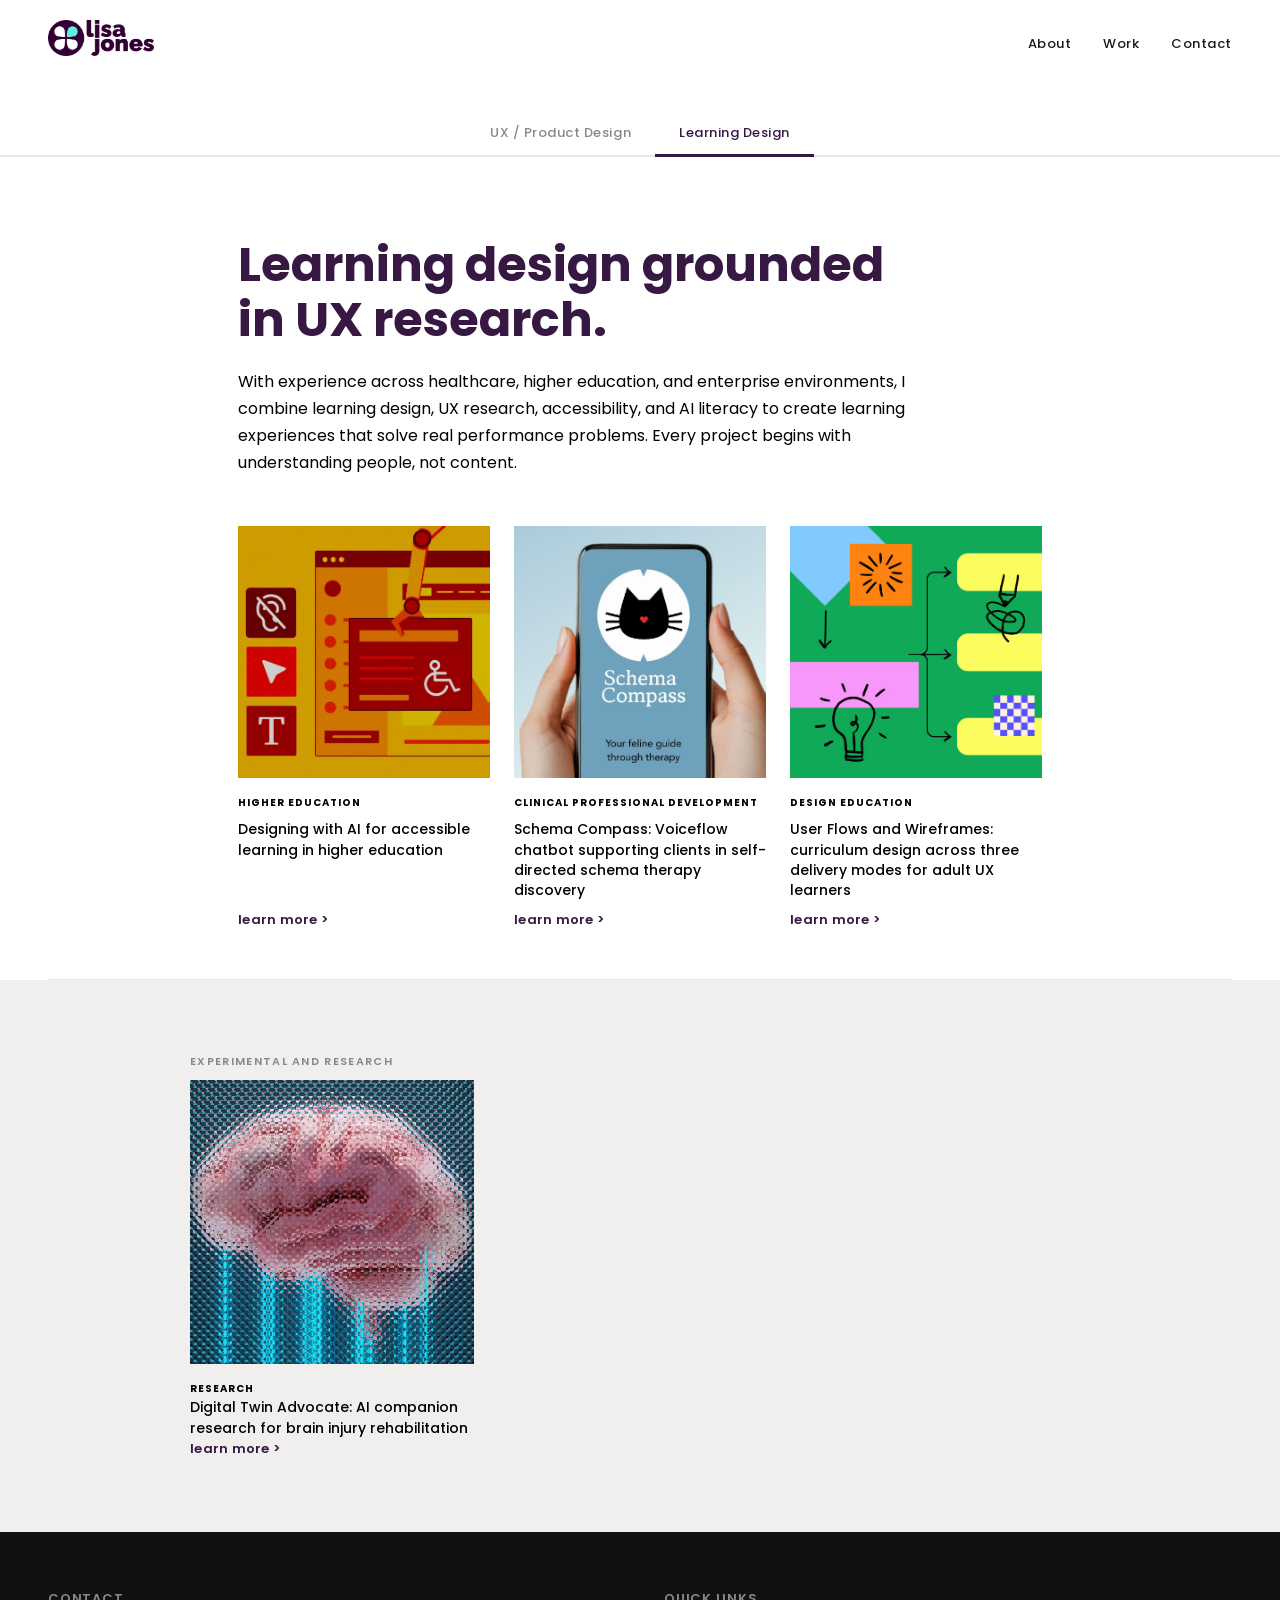
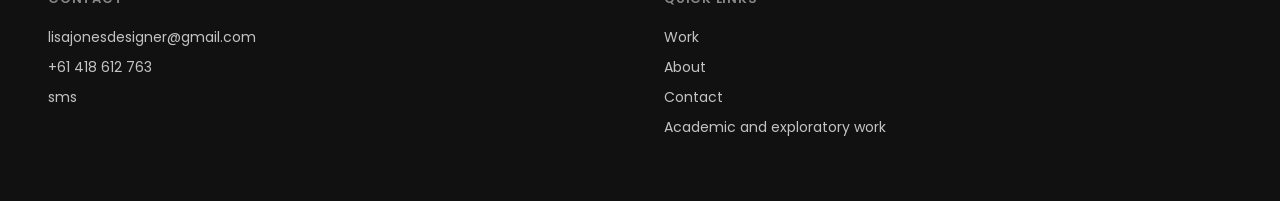
<file: lisajones-learning/index.html>
<!DOCTYPE html>
<html lang="en">
<head>
  <meta charset="UTF-8">
  <meta name="viewport" content="width=device-width, initial-scale=1.0">
  <title>Lisa Jones: Learning Design</title>
  <link href="https://fonts.googleapis.com/css2?family=Poppins:ital,wght@0,400;0,500;0,600;0,700;1,400&display=swap" rel="stylesheet">
  <link rel="stylesheet" href="hub.css">
  <link rel="icon" href="images/favicon-day.png" media="(prefers-color-scheme: light)">
  <link rel="icon" href="images/favicon-night.png" media="(prefers-color-scheme: dark)">
</head>
<body>

<nav>
  <div class="logo">
    <a href="https://www.lisajones.com.au/">
      <img src="images/LJ_logo.png" alt="Lisa Jones">
    </a>
  </div>
  <ul class="nav-links">
    <li><a href="https://www.lisajones.com.au/about">About</a></li>
    <li><a href="https://www.lisajones.com.au/">Work</a></li>
    <li><a href="https://www.lisajones.com.au/contact">Contact</a></li>
  </ul>
</nav>

<div class="switcher">
  <a href="https://www.lisajones.com.au/">UX / Product Design</a>
  <a href="index.html" class="active">Learning Design</a>
</div>

<div class="intro">
  <h1>Learning design grounded in UX research.</h1>
  <p>With experience across healthcare, higher education, and enterprise environments, I combine learning design, UX research, accessibility, and AI literacy to create learning experiences that solve real performance problems. Every project begins with understanding people, not content.</p>
</div>

<!-- MAIN LEARNING DESIGN WORK -->
<div class="section-grid">
  <div class="card-grid">

    <div class="card">
      <a class="card-link-overlay" href="ai-accessibility.html" aria-label="Designing with AI for accessible learning in higher education"></a>
      <div class="card-thumb">
        <img src="images/accessibility-hero.png" alt="AI for Accessibility course hero image">
      </div>
      <p class="card-sector">Higher Education</p>
      <p class="card-caption">Designing with AI for accessible learning in higher education</p>
      <a class="card-link" href="ai-accessibility.html">learn more</a>
    </div>

    <div class="card">
      <a class="card-link-overlay" href="schema-compass.html" aria-label="Schema Compass"></a>
      <div class="card-thumb">
        <img src="images/chatbot-hero.png" alt="Schema Compass chatbot hero image">
      </div>
      <p class="card-sector">Clinical Professional Development</p>
      <p class="card-caption">Schema Compass: Voiceflow chatbot supporting clients in self-directed schema therapy discovery</p>
      <a class="card-link" href="schema-compass.html">learn more</a>
    </div>

    <div class="card">
      <a class="card-link-overlay" href="ux-wireframes.html" aria-label="User Flows and Wireframes"></a>
      <div class="card-thumb">
        <img src="images/ux-hero.png" alt="User Flows and Wireframes curriculum design">
      </div>
      <p class="card-sector">Design Education</p>
      <p class="card-caption">User Flows and Wireframes: curriculum design across three delivery modes for adult UX learners</p>
      <a class="card-link" href="ux-wireframes.html">learn more</a>
    </div>

  </div>
</div>

<hr class="section-divider">

<!-- EXPERIMENTAL AND RESEARCH -->
<div class="section-grey">
  <div class="section-inner">
    <p class="section-label">Experimental and research</p>
    <div class="card-grid">

      <div class="card">
        <div class="card-thumb">
          <img src="images/digital-brain.png" alt="Digital Twin Advocate research project">
        </div>
        <p class="card-sector">Research</p>
        <p class="card-caption">Digital Twin Advocate: AI companion research for brain injury rehabilitation</p>
        <a class="card-link" href="https://www.lisajones.com.au/ai-advocate">learn more</a>
      </div>

    </div>
  </div>
</div>

<!-- FOOTER -->
<footer>
  <div>
    <h3>Contact</h3>
    <a href="mailto:lisajonesdesigner@gmail.com">lisajonesdesigner@gmail.com</a>
    <p>+61 418 612 763</p>
    <a href="sms:0418612763">sms</a>
  </div>
  <div>
    <h3>Quick links</h3>
    <a href="https://www.lisajones.com.au/">Work</a>
    <a href="https://www.lisajones.com.au/about">About</a>
    <a href="https://www.lisajones.com.au/contact">Contact</a>
    <a href="https://www.lisajones.com.au/academic">Academic and exploratory work</a>
  </div>
</footer>

</body>
</html>
</file>
<file: lisajones-learning/hub.css>
/* ============================================================
   HUB.CSS
   Styles for: index.html (learning design hub page)
   Shared globals: reset, body, nav, switcher, footer
   ============================================================ */


/* RESET & BASE
------------------------------------------------------------ */
*, *::before, *::after {
  box-sizing: border-box;
  margin: 0;
  padding: 0;
}

body {
  font-family: 'Poppins', sans-serif;
  font-size: 16px;
  line-height: 1.7;
  color: #1a1a1a;
  background: #fff;
}


/* NAV
------------------------------------------------------------ */
nav {
  display: flex;
  align-items: center;
  justify-content: space-between;
  padding: 20px 48px;
  background: #fff;
  position: sticky;
  top: 0;
  z-index: 100;
}

nav .logo img {
  height: 36px;
}

nav .nav-links {
  display: flex;
  gap: 32px;
  list-style: none;
}

nav .nav-links a {
  text-decoration: none;
  font-size: 13px;
  font-weight: 500;
  letter-spacing: 0.04em;
  color: #1a1a1a;
}

nav .nav-links a:hover {
  color: #371843;
}


/* DISCIPLINE SWITCHER
------------------------------------------------------------ */
.switcher {
  display: flex;
  justify-content: center;
  gap: 0;
  padding: 28px 0 0;
  border-bottom: 2px solid #e8e8e8;
}

.switcher a {
  text-decoration: none;
  font-size: 13px;
  font-weight: 500;
  letter-spacing: 0.04em;
  color: #888;
  padding: 10px 24px;
  border-bottom: 3px solid transparent;
  margin-bottom: -2px;
}

.switcher a.active {
  color: #371843;
  border-bottom-color: #371843;
}


/* INTRO
------------------------------------------------------------ */
.intro {
  padding: 80px 48px 0;
  max-width: 900px;
  margin: 0 auto;
}

.intro h1 {
  font-size: clamp(28px, 5vw, 48px);
  color: #371843;
  font-weight: 700;
  line-height: 1.15;
  max-width: 680px;
  margin-bottom: 20px;
}

.intro p {
  font-size: 16px;
  color: #000;
  line-height: 1.7;
  max-width: 680px;
}


/* SECTION GRID (card container)
------------------------------------------------------------ */
.section-grid {
  padding: 50px 48px 48px;
  max-width: 900px;
  margin: 0 auto;
}

.section-grid p {
  margin-bottom: 8px;
  color: #000;
}

.section-divider {
  border: none;
  border-top: 1px solid #e8e8e8;
  margin: 0 48px;
}

.section-label {
  font-size: 11px;
  font-weight: 600;
  letter-spacing: 0.12em;
  text-transform: uppercase;
  color: #888;
  margin-bottom: 10px;
}


/* GREY SECTION (experimental/research band)
------------------------------------------------------------ */
.section-grey {
  background: #F0EFED;
  padding: 72px 48px;
}

.section-grey .section-inner {
  max-width: 900px;
  margin: 0 auto;
}


/* CARD GRID
------------------------------------------------------------ */
.card-grid {
  display: grid;
  grid-template-columns: repeat(3, 1fr);
  gap: 24px;
}

.card {
  display: flex;
  flex-direction: column;
  position: relative;
}

.card-link-overlay {
  position: absolute;
  inset: 0;
  z-index: 1;
}

.card-thumb {
  aspect-ratio: 1/1;
  overflow: hidden;
  position: relative;
  margin-bottom: 16px;
}

.card-thumb img {
  width: 100%;
  height: 100%;
  object-fit: cover;
  display: block;
  transition: transform .3s ease;
}

.card:hover .card-thumb img {
  transform: scale(1.02);
}

.card-sector {
  font-size: 10px;
  font-weight: 700;
  letter-spacing: 0.1em;
  text-transform: uppercase;
  color: #000;
}

.card-caption {
  font-size: 14px;
  font-weight: 500;
  line-height: 1.45;
  color: #000;
  flex: 1;
}

.card-link {
  position: relative;
  z-index: 2;
  font-size: 13px;
  font-weight: 600;
  color: #371843;
  text-decoration: none;
  letter-spacing: 0.02em;
}

.card-link:hover {
  text-decoration: underline;
}

.card-link::after {
  content: " >";
}

.card.coming {
  opacity: .45;
  pointer-events: none;
}

.card-coming-note {
  font-size: 12px;
  color: #999;
  font-style: italic;
}


/* FOOTER
------------------------------------------------------------ */
footer {
  background: #111;
  color: #fff;
  padding: 56px 48px;
  display: grid;
  grid-template-columns: 1fr 1fr;
  gap: 48px;
}

footer h3 {
  font-size: 13px;
  font-weight: 600;
  letter-spacing: 0.06em;
  text-transform: uppercase;
  color: rgba(255,255,255,0.5);
  margin-bottom: 16px;
}

footer p,
footer a {
  font-size: 14px;
  color: rgba(255,255,255,0.75);
  text-decoration: none;
  display: block;
  margin-bottom: 6px;
  line-height: 1.7;
}

footer a:hover {
  color: #fff;
}


/* MEDIA QUERIES
------------------------------------------------------------ */
@media (max-width: 720px) {
  .card-grid {
    grid-template-columns: 1fr 1fr;
  }
}

@media (max-width: 640px) {
  nav {
    padding: 16px 20px;
  }

  .intro {
    padding: 56px 20px 0;
  }

  .section-grid {
    padding: 40px 20px 40px;
  }

  .section-grey {
    padding: 52px 20px;
  }

  .section-divider {
    margin: 0 20px;
  }

  footer {
    grid-template-columns: 1fr;
    padding: 40px 20px;
  }
}

@media (max-width: 480px) {
  .card-grid {
    grid-template-columns: 1fr;
  }
}
</file>
